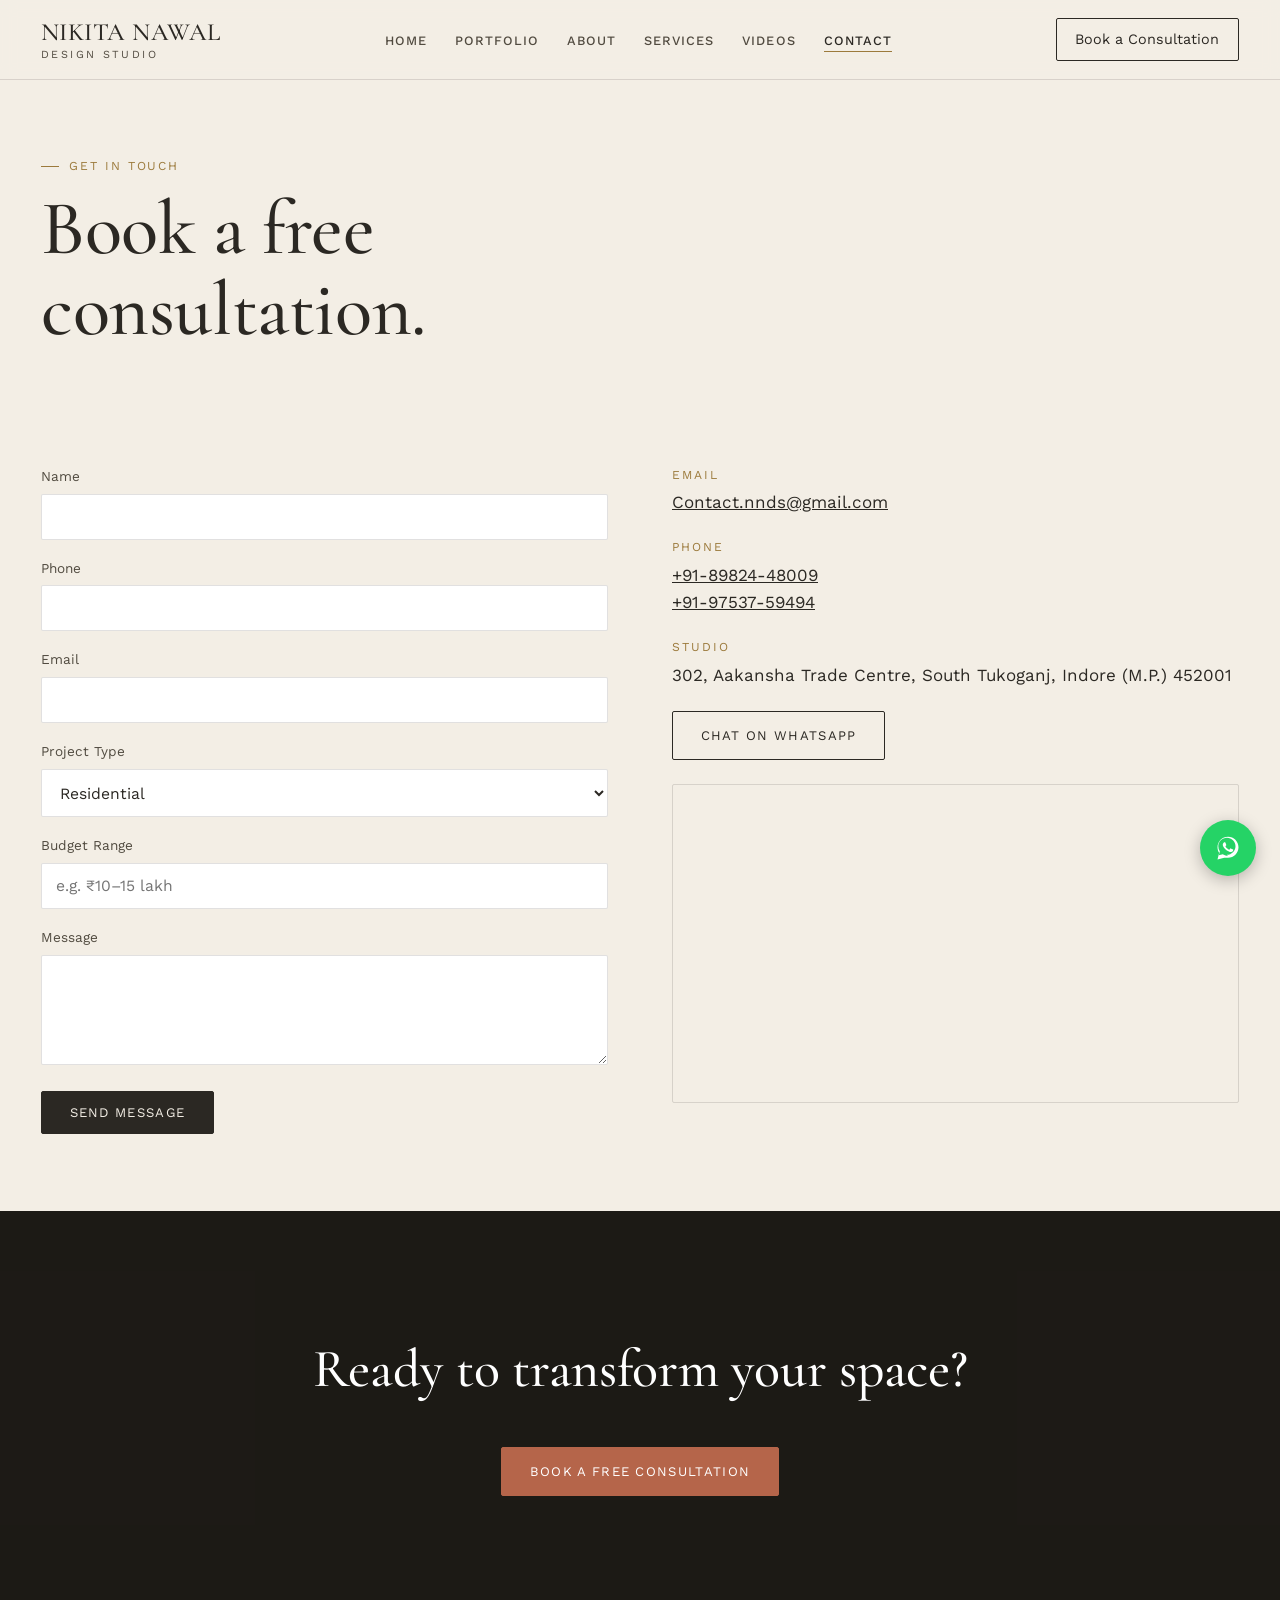
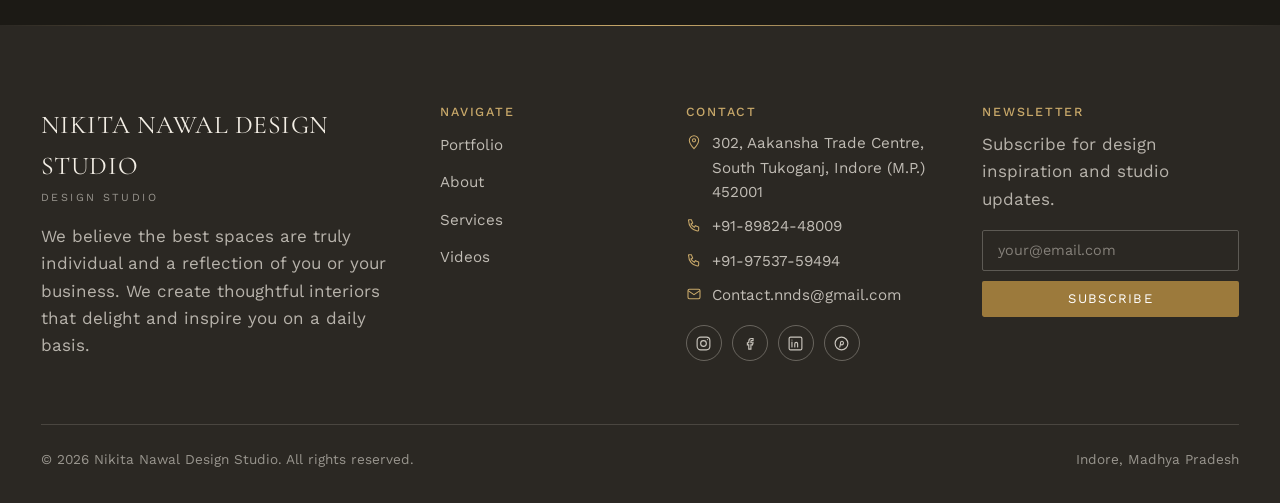
<file: contact.html>
<!DOCTYPE html>
<html lang="en">
<head>
<meta charset="UTF-8" />
<meta name="viewport" content="width=device-width, initial-scale=1" />
<title>Contact — Nikita Nawal Design Studio</title>
<meta name="description" content="Book a consultation with Nikita Nawal Design Studio, Indore. Call, WhatsApp or send us a message." />
<link href="https://fonts.googleapis.com/css2?family=Cormorant+Garamond:ital,wght@0,400;0,500;0,600;1,400;1,500&family=Work+Sans:wght@400;500;600&display=swap" rel="stylesheet">
<link rel="stylesheet" href="css/style.css" />
</head>
<body>
<header id="site-header"></header>

<main>
  <section style="padding-bottom:0;">
    <div class="wrap reveal">
      <div class="hero-eyebrow">GET IN TOUCH</div>
      <h1 style="max-width:16ch;">Book a free consultation.</h1>
    </div>
  </section>

  <section>
    <div class="wrap contact-grid reveal">
      <div>
        <!-- Note: this form currently only opens the visitor's email/WhatsApp app.
             To actually receive submissions, connect Netlify Forms (add
             data-netlify="true" below) or another form backend. -->
        <form id="contactForm">
          <div class="field">
            <label for="name">Name</label>
            <input type="text" id="name" required />
          </div>
          <div class="field">
            <label for="phone">Phone</label>
            <input type="tel" id="phone" required />
          </div>
          <div class="field">
            <label for="email">Email</label>
            <input type="email" id="email" />
          </div>
          <div class="field">
            <label for="projectType">Project Type</label>
            <select id="projectType">
              <option>Residential</option>
              <option>Commercial</option>
              <option>Turnkey</option>
              <option>Modular</option>
              <option>Consultation Only</option>
            </select>
          </div>
          <div class="field">
            <label for="budget">Budget Range</label>
            <input type="text" id="budget" placeholder="e.g. ₹10–15 lakh" />
          </div>
          <div class="field">
            <label for="message">Message</label>
            <textarea id="message"></textarea>
          </div>
          <button type="submit" class="btn btn-solid">Send Message</button>
        </form>
      </div>

      <div>
        <div class="contact-info-item">
          <span class="contact-info-k">EMAIL</span>
          <a id="contactEmail" href="#"></a>
        </div>
        <div class="contact-info-item">
          <span class="contact-info-k">PHONE</span>
          <div id="contactPhones"></div>
        </div>
        <div class="contact-info-item">
          <span class="contact-info-k">STUDIO</span>
          <div id="contactAddress"></div>
        </div>
        <a id="whatsappBtn" href="#" target="_blank" rel="noopener" class="btn btn-outline">Chat on WhatsApp</a>

        <div class="map-frame">
          <iframe id="mapFrame" src="" loading="lazy" referrerpolicy="no-referrer-when-downgrade"></iframe>
        </div>
      </div>
    </div>
  </section>
</main>

<div id="site-footer"></div>

<script src="js/partials.js"></script>
<script src="js/main.js"></script>
<script>
document.body.dataset.depth = "0";

async function loadContact() {
  await initPartials("contact.html");
  const res = await fetch("content/settings.json");
  const s = await res.json();

  document.getElementById("contactEmail").textContent = s.email;
  document.getElementById("contactEmail").href = `mailto:${s.email}`;
  document.getElementById("contactPhones").innerHTML = `
    <div><a href="tel:${(s.phone_primary || "").replace(/-/g, "")}">${s.phone_primary}</a></div>
    ${s.phone_secondary ? `<div><a href="tel:${s.phone_secondary.replace(/-/g, "")}">${s.phone_secondary}</a></div>` : ""}
  `;
  document.getElementById("contactAddress").textContent = s.address;
  document.getElementById("mapFrame").src = s.map_embed_url || "";
  if (s.whatsapp_number) {
    document.getElementById("whatsappBtn").href =
      `https://wa.me/${s.whatsapp_number}?text=${encodeURIComponent("Hi! I'd like to book a consultation.")}`;
  }

  document.getElementById("contactForm").addEventListener("submit", (e) => {
    e.preventDefault();
    const name = document.getElementById("name").value;
    const projectType = document.getElementById("projectType").value;
    const message = document.getElementById("message").value;
    const body = `Hi, I'm ${name}. I'm interested in a ${projectType} project.\n\n${message}`;
    window.location.href = `mailto:${s.email}?subject=${encodeURIComponent("New enquiry from website")}&body=${encodeURIComponent(body)}`;
  });

  initReveal();
}
loadContact();
</script>
</body>
</html>
</file>
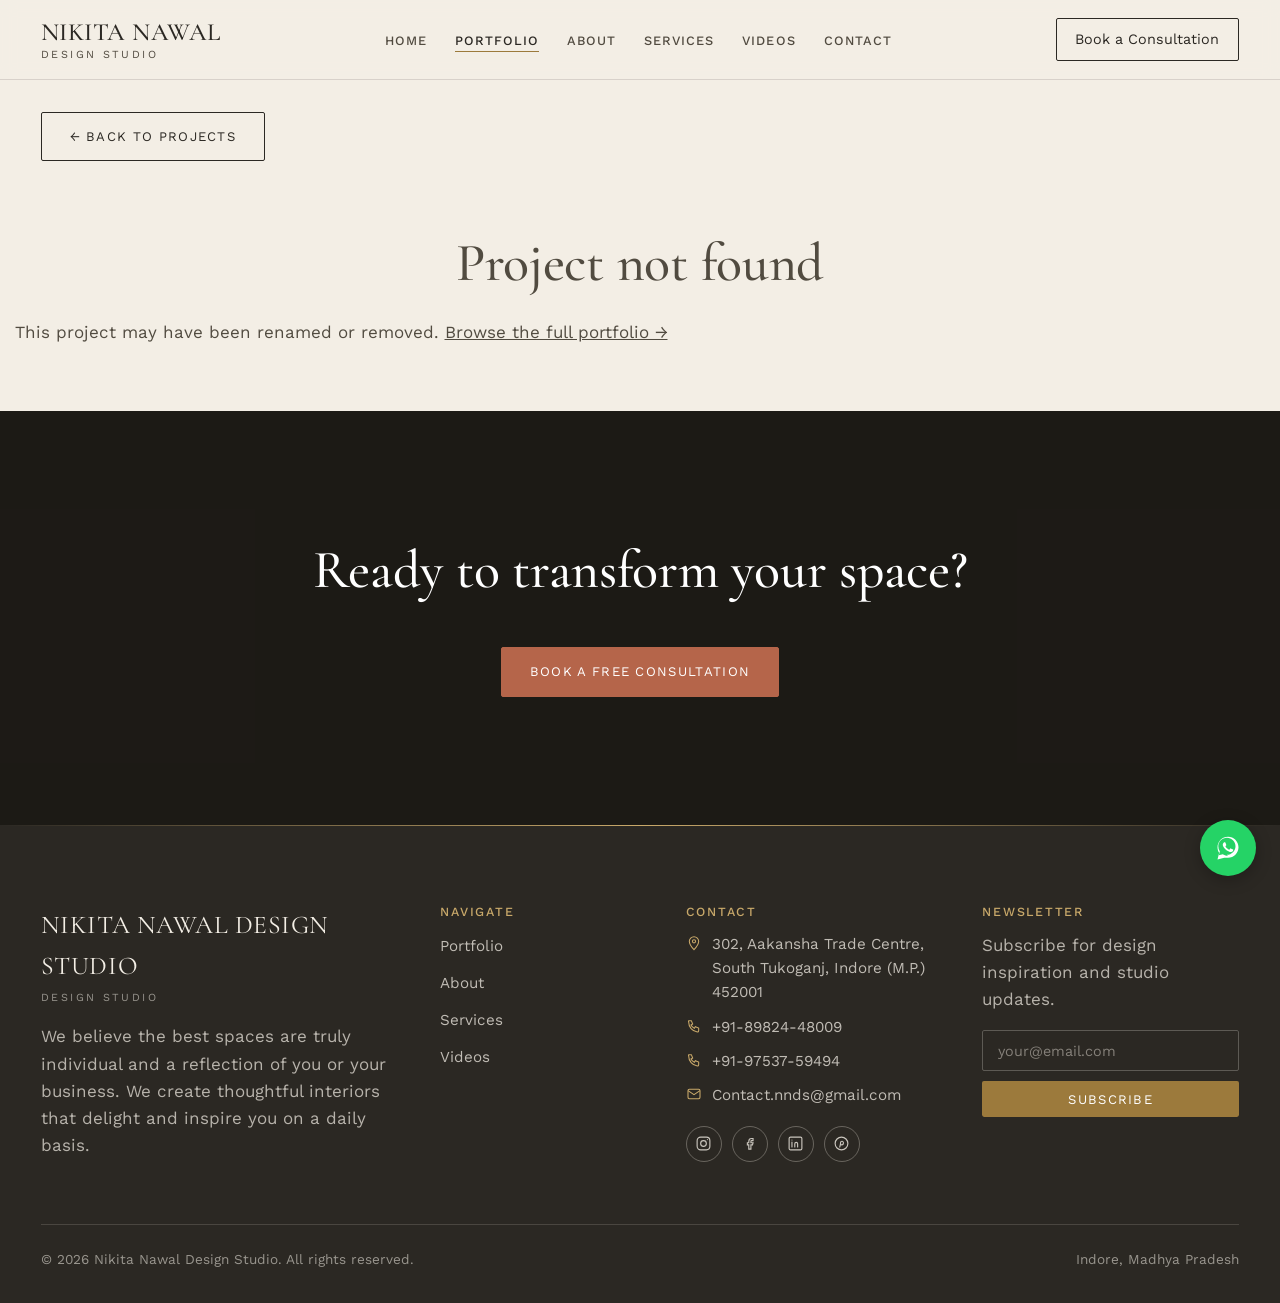
<file: project.html>
<!DOCTYPE html>
<html lang="en">
<head>
<meta charset="UTF-8" />
<meta name="viewport" content="width=device-width, initial-scale=1" />
<title id="pageTitle">Project — Nikita Nawal Design Studio</title>
<meta name="description" id="pageDesc" content="An interior design project by Nikita Nawal Design Studio, Indore." />
<link href="https://fonts.googleapis.com/css2?family=Cormorant+Garamond:ital,wght@0,400;0,500;0,600;1,400;1,500&family=Work+Sans:wght@400;500;600&display=swap" rel="stylesheet">
<link rel="stylesheet" href="css/style.css" />
</head>
<body>
<header id="site-header"></header>

<main>
  <div class="wrap" style="padding-top:32px;">
    <a href="portfolio.html" class="btn btn-outline" style="margin-bottom:24px;">&larr; Back to Projects</a>
  </div>

  <div id="projectContent">
    <div class="wrap"><div class="skeleton" style="aspect-ratio:16/9; margin-bottom:32px;"></div></div>
  </div>
</main>

<div id="site-footer"></div>

<script src="js/partials.js"></script>
<script src="js/main.js"></script>
<script>
document.body.dataset.depth = "0";

function embedIsVideo(url) {
  return url && (url.includes("youtube.com/embed") || url.includes("player.vimeo.com"));
}

async function loadProject() {
  await initPartials("portfolio.html");

  const params = new URLSearchParams(window.location.search);
  const slug = params.get("slug");
  const res = await fetch("content/projects.json");
  const projects = asProjectList(await res.json());
  const project = projects.find((p) => p.slug === slug);
  const content = document.getElementById("projectContent");

  if (!project) {
    content.innerHTML = `
      <div class="wrap empty-state">
        <h2>Project not found</h2>
        <p>This project may have been renamed or removed. <a href="portfolio.html">Browse the full portfolio &rarr;</a></p>
      </div>`;
    return;
  }

  document.getElementById("pageTitle").textContent = `${project.title} — Nikita Nawal Design Studio`;
  document.getElementById("pageDesc").setAttribute("content", (project.narrative || "").slice(0, 155));

  const galleryHtml = (project.gallery || [])
    .map((src) => `<img src="${src}" alt="${project.title} — gallery photo" loading="lazy" />`)
    .join("");

  const narrativeHtml = (project.narrative || "")
    .split("\n\n")
    .map((p) => `<p>${p}</p>`)
    .join("");

  const videoHtml = embedIsVideo(project.video_embed_url)
    ? `
    <div class="video-frame" id="videoFrame" data-src="${project.video_embed_url}">
      <img src="${project.hero_image}" alt="Walkthrough video preview" />
      <div class="play-btn"></div>
    </div>`
    : "";

  const quoteHtml = project.client_quote
    ? `
    <blockquote class="cs-quote">
      &ldquo;${project.client_quote}&rdquo;
      <div class="cs-quote-name">${project.client_name || ""}</div>
    </blockquote>`
    : "";

  // Next project navigation
  const idx = projects.findIndex((p) => p.slug === slug);
  const next = projects[(idx + 1) % projects.length];

  content.innerHTML = `
    <div class="cs-hero wrap reveal">
      <img src="${project.hero_image}" alt="${project.title}" />
    </div>
    <div class="wrap">
      <div class="reveal" style="max-width:70ch; margin-top:40px;">
        <div class="hero-eyebrow">${project.category}${project.style ? " · " + project.style : ""}</div>
        <h1>${project.title}</h1>
      </div>

      <div class="cs-meta reveal">
        <div><span class="cs-meta-k">Location</span><span class="cs-meta-v">${project.location || "—"}</span></div>
        <div><span class="cs-meta-k">Area</span><span class="cs-meta-v">${project.area || "—"}</span></div>
        <div><span class="cs-meta-k">Scope</span><span class="cs-meta-v">${project.scope || "—"}</span></div>
        <div><span class="cs-meta-k">Duration</span><span class="cs-meta-v">${project.duration || "—"}</span></div>
      </div>

      <div class="cs-narrative reveal">${narrativeHtml}</div>

      ${galleryHtml ? `<div class="cs-gallery reveal">${galleryHtml}</div>` : ""}

      ${videoHtml ? `<div class="reveal">${videoHtml}</div>` : ""}

      ${quoteHtml}

      <div class="cs-next reveal">
        <span></span>
        <a href="project.html?slug=${next.slug}">
          <span class="k">Next Project</span>
          <h3>${next.title} &rarr;</h3>
        </a>
      </div>
    </div>
  `;

  // Click-to-play video: iframe is only inserted after a real click,
  // so nothing loads or autoplays until the visitor asks for it.
  const frame = document.getElementById("videoFrame");
  if (frame) {
    frame.addEventListener("click", () => {
      const src = frame.dataset.src + (frame.dataset.src.includes("?") ? "&" : "?") + "autoplay=1";
      frame.innerHTML = `<iframe src="${src}" title="${project.title} walkthrough" allow="autoplay; encrypted-media" allowfullscreen loading="lazy"></iframe>`;
    });
  }

  initReveal();
}

loadProject();
</script>
</body>
</html>
</file>
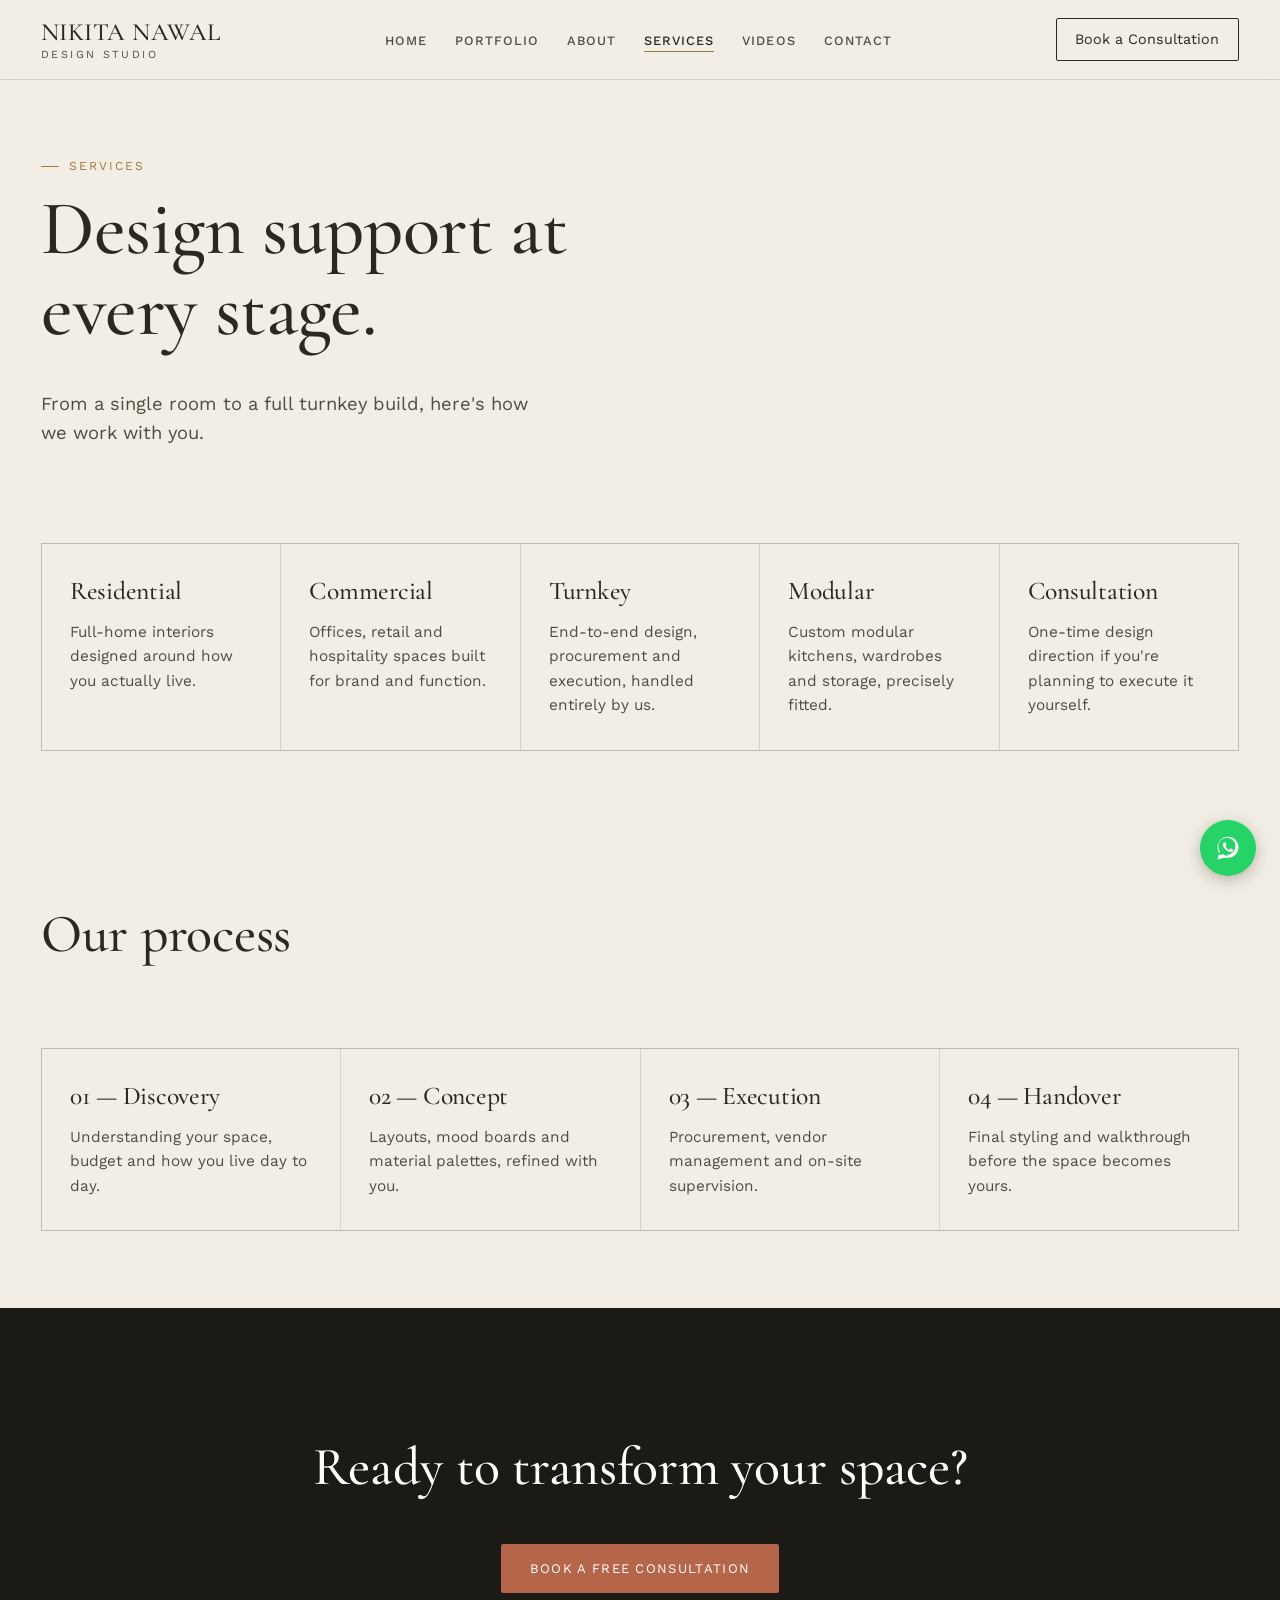
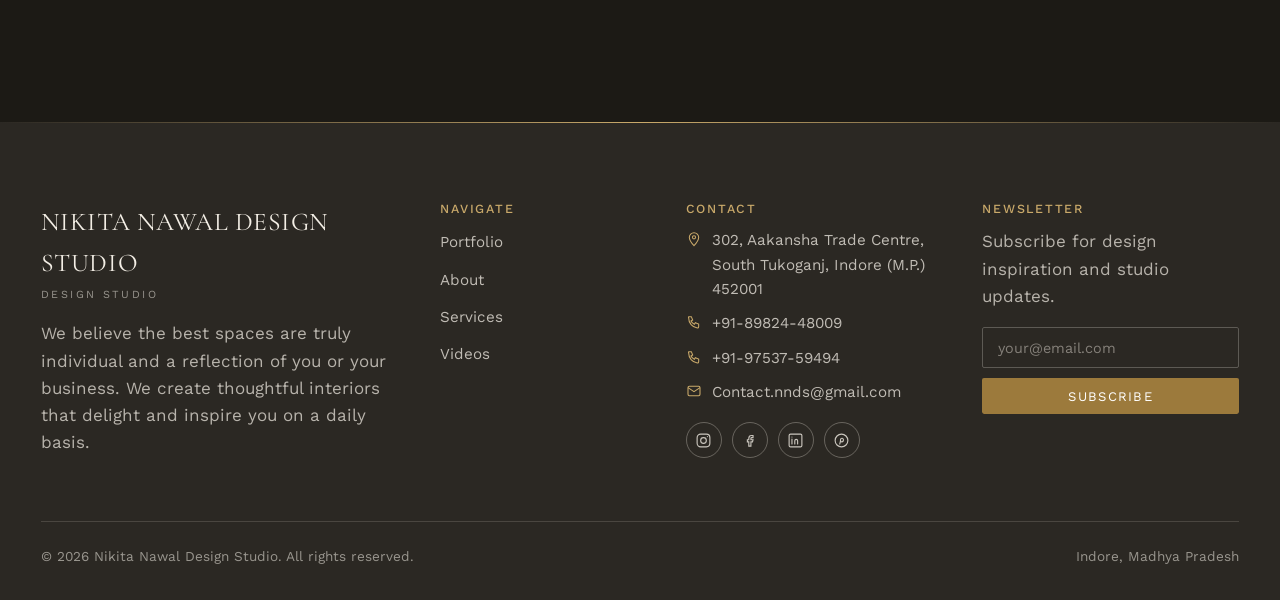
<file: services.html>
<!DOCTYPE html>
<html lang="en">
<head>
<meta charset="UTF-8" />
<meta name="viewport" content="width=device-width, initial-scale=1" />
<title>Services — Nikita Nawal Design Studio</title>
<meta name="description" content="Residential, commercial, turnkey, modular and consultation interior design services in Indore." />
<link href="https://fonts.googleapis.com/css2?family=Cormorant+Garamond:ital,wght@0,400;0,500;0,600;1,400;1,500&family=Work+Sans:wght@400;500;600&display=swap" rel="stylesheet">
<link rel="stylesheet" href="css/style.css" />
</head>
<body>
<header id="site-header"></header>

<main>
  <section style="padding-bottom:0;">
    <div class="wrap reveal">
      <div class="hero-eyebrow">SERVICES</div>
      <h1 style="max-width:16ch;">Design support at every stage.</h1>
      <p class="hero-sub">From a single room to a full turnkey build, here's how we work with you.</p>
    </div>
  </section>

  <section>
    <div class="wrap reveal" id="servicesDetail"></div>
  </section>

  <section>
    <div class="wrap reveal">
      <div class="section-head"><h2>Our process</h2></div>
      <div class="services-grid">
        <div class="service-card"><h3>01 — Discovery</h3><p>Understanding your space, budget and how you live day to day.</p></div>
        <div class="service-card"><h3>02 — Concept</h3><p>Layouts, mood boards and material palettes, refined with you.</p></div>
        <div class="service-card"><h3>03 — Execution</h3><p>Procurement, vendor management and on-site supervision.</p></div>
        <div class="service-card"><h3>04 — Handover</h3><p>Final styling and walkthrough before the space becomes yours.</p></div>
      </div>
    </div>
  </section>
</main>

<div id="site-footer"></div>

<script src="js/partials.js"></script>
<script src="js/main.js"></script>
<script>
document.body.dataset.depth = "0";
async function loadServices() {
  await initPartials("services.html");
  const res = await fetch("content/settings.json");
  const settings = await res.json();
  const wrap = document.getElementById("servicesDetail");
  wrap.innerHTML = `<div class="services-grid">${(settings.services || [])
    .map((s) => `<div class="service-card"><h3>${s.name}</h3><p>${s.description}</p></div>`)
    .join("")}</div>`;
  initReveal();
}
loadServices();
</script>
</body>
</html>
</file>
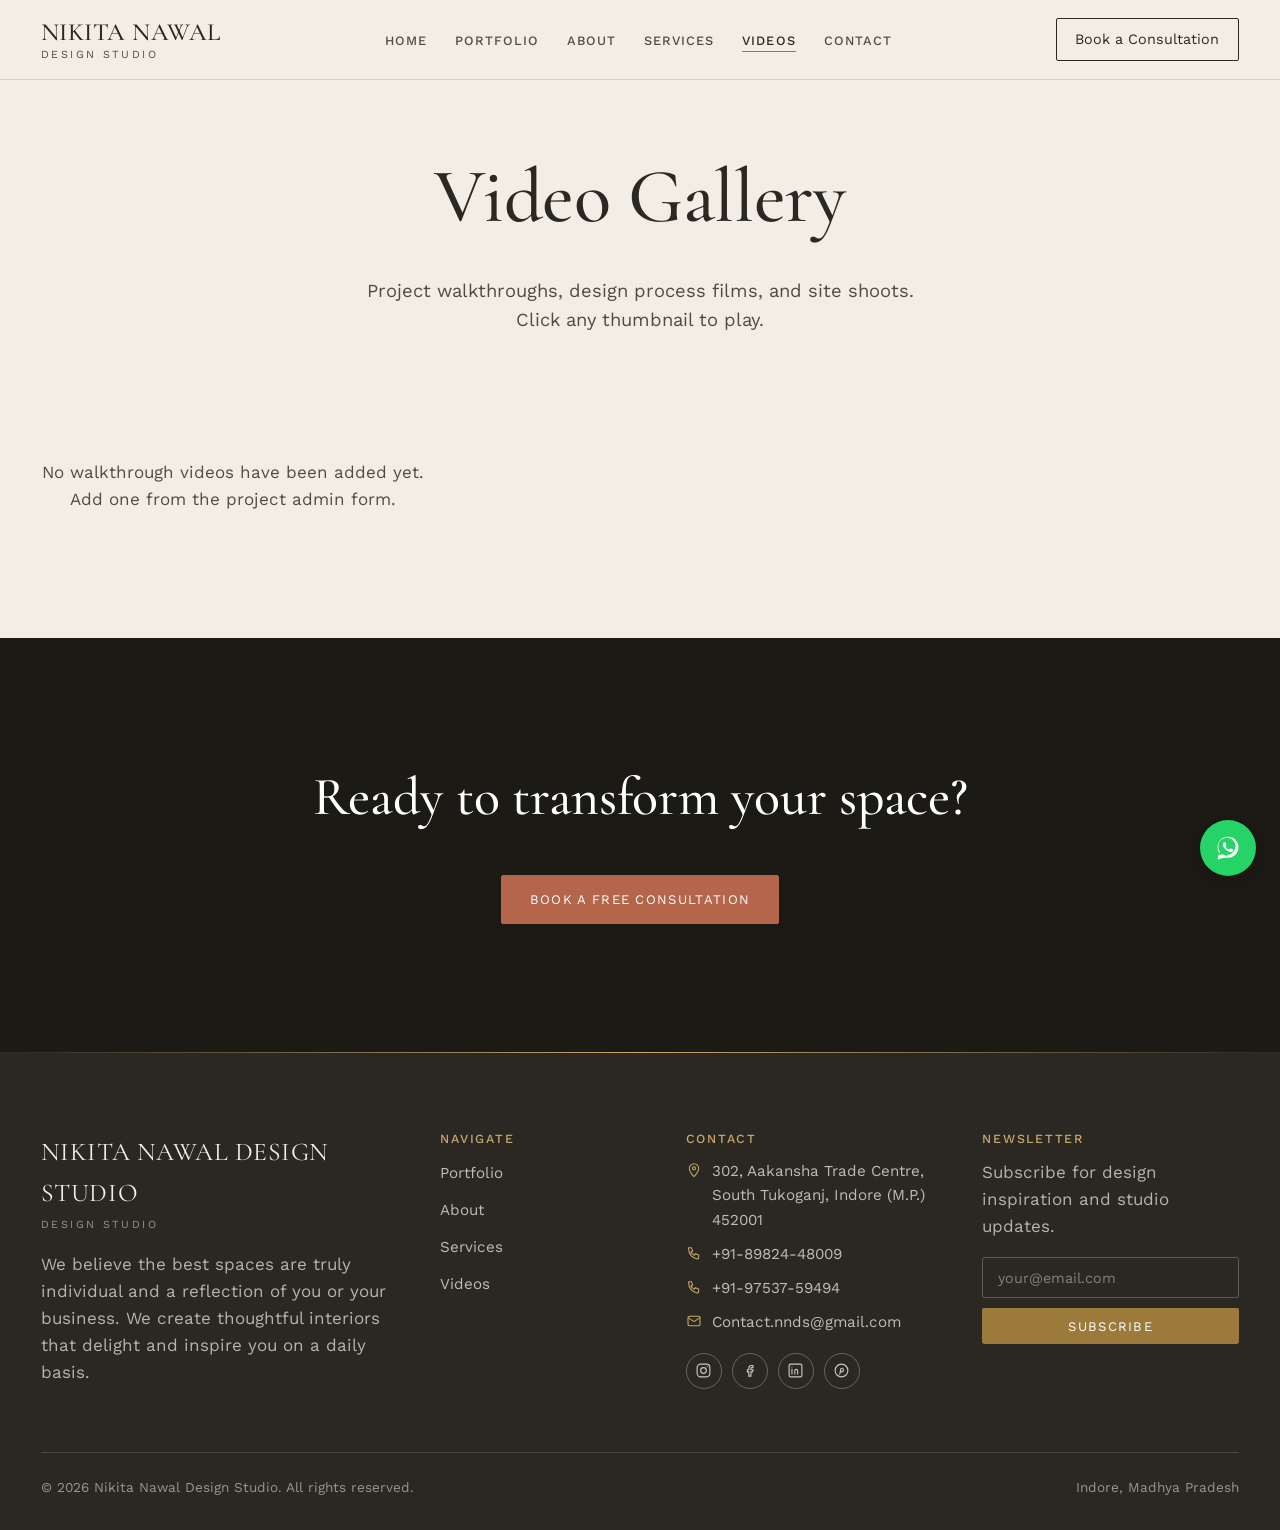
<file: videos.html>
<!DOCTYPE html>
<html lang="en">
<head>
<meta charset="UTF-8" />
<meta name="viewport" content="width=device-width, initial-scale=1" />
<title>Site Shoot Videos — Nikita Nawal Design Studio</title>
<meta name="description" content="Walkthrough videos of completed interior design projects by Nikita Nawal Design Studio, Indore." />
<link href="https://fonts.googleapis.com/css2?family=Cormorant+Garamond:ital,wght@0,400;0,500;0,600;1,400;1,500&family=Work+Sans:wght@400;500;600&display=swap" rel="stylesheet">
<link rel="stylesheet" href="css/style.css" />
</head>
<body>
<header id="site-header"></header>

<main>
  <section style="padding-bottom:0; text-align:center;">
    <div class="wrap reveal">
      <h1>Video Gallery</h1>
      <p class="hero-sub" style="margin:0 auto; max-width:52ch;">Project walkthroughs, design process films, and site shoots. Click any thumbnail to play.</p>
    </div>
  </section>

  <section>
    <div class="wrap">
      <div class="video-grid reveal" id="videoGrid">
        <div class="skeleton" style="aspect-ratio:16/9;"></div>
        <div class="skeleton" style="aspect-ratio:16/9;"></div>
      </div>
    </div>
  </section>
</main>

<div id="site-footer"></div>

<script src="js/partials.js"></script>
<script src="js/main.js"></script>
<script>
document.body.dataset.depth = "0";

function embedIsVideo(url) {
  return url && (url.includes("youtube.com/embed") || url.includes("player.vimeo.com"));
}

async function loadVideos() {
  await initPartials("videos.html");
  const res = await fetch("content/projects.json");
  const projects = asProjectList(await res.json()).filter((p) => embedIsVideo(p.video_embed_url));
  const grid = document.getElementById("videoGrid");

  if (!projects.length) {
    grid.innerHTML = `<div class="empty-state">No walkthrough videos have been added yet. Add one from the project admin form.</div>`;
    return;
  }

  grid.innerHTML = projects
    .map(
      (p) => `
    <div>
      <div class="video-frame" data-src="${p.video_embed_url}">
        <img src="${p.hero_image}" alt="${p.title} walkthrough preview" loading="lazy" />
        <div class="play-btn"></div>
      </div>
      <span class="project-meta-k" style="margin-top:16px; display:block;">${p.category}</span>
      <a href="project.html?slug=${p.slug}" style="text-decoration:none; color:inherit;">
        <h3 style="margin-top:2px;">${p.title} &mdash; Walkthrough</h3>
      </a>
    </div>`
    )
    .join("");

  grid.querySelectorAll(".video-frame").forEach((frame) => {
    frame.addEventListener("click", () => {
      const src = frame.dataset.src + (frame.dataset.src.includes("?") ? "&" : "?") + "autoplay=1";
      frame.innerHTML = `<iframe src="${src}" allow="autoplay; encrypted-media" allowfullscreen loading="lazy"></iframe>`;
    });
  });

  initReveal();
}
loadVideos();
</script>
</body>
</html>
</file>
<file: css/style.css>
/* ============================================
   Nikita Nawal Design Studio — Design Tokens
   ============================================ */
:root {
  --ivory: #f3eee5;
  --ivory-deep: #ece4d4;
  --sand: #ddd0bc;
  --charcoal: #2b2823;
  --charcoal-soft: #514b40;
  --terracotta: #b5654a;
  --terracotta-deep: #8f4d38;
  --olive: #4a5240;
  --white: #ffffff;
  --line: rgba(43, 40, 35, 0.14);

  --serif: "Cormorant Garamond", Georgia, "Times New Roman", serif;
  --sans: "Work Sans", -apple-system, BlinkMacSystemFont, "Segoe UI", sans-serif;

  --max-width: 1240px;
  --gutter: clamp(20px, 5vw, 72px);
}

* { box-sizing: border-box; }
html { scroll-behavior: smooth; }

body {
  margin: 0;
  background: var(--ivory);
  color: var(--charcoal);
  font-family: var(--sans);
  font-size: 17px;
  line-height: 1.6;
  -webkit-font-smoothing: antialiased;
}

img { max-width: 100%; display: block; }

a { color: inherit; }

h1, h2, h3, h4 {
  font-family: var(--serif);
  font-weight: 500;
  line-height: 1.12;
  margin: 0 0 0.5em;
  letter-spacing: -0.01em;
}

h1 { font-size: clamp(2.6rem, 5vw, 4.4rem); font-weight: 460; }
h2 { font-size: clamp(1.9rem, 3.4vw, 2.9rem); }
h3 { font-size: 1.35rem; }

p { margin: 0 0 1em; max-width: 62ch; }

.wrap {
  max-width: var(--max-width);
  margin: 0 auto;
  padding: 0 var(--gutter);
}

/* ---------- Buttons ---------- */
.btn {
  display: inline-flex;
  align-items: center;
  gap: 0.5em;
  padding: 0.85em 1.7em;
  font-family: var(--sans);
  font-size: 0.95rem;
  letter-spacing: 0.02em;
  border-radius: 2px;
  text-decoration: none;
  border: 1px solid var(--charcoal);
  transition: background 0.25s ease, color 0.25s ease, border-color 0.25s ease;
  cursor: pointer;
  background: transparent;
  color: var(--charcoal);
}
.btn-solid {
  background: var(--charcoal);
  color: var(--ivory);
  border-color: var(--charcoal);
}
.btn-solid:hover { background: var(--terracotta); border-color: var(--terracotta); }
.btn-outline:hover { background: var(--charcoal); color: var(--ivory); }

/* ---------- Navbar ---------- */
.nav {
  position: sticky;
  top: 0;
  z-index: 100;
  background: rgba(243, 238, 229, 0.92);
  backdrop-filter: blur(8px);
  border-bottom: 1px solid var(--line);
}
.nav-inner {
  max-width: var(--max-width);
  margin: 0 auto;
  padding: 18px var(--gutter);
  display: flex;
  align-items: center;
  justify-content: space-between;
  gap: 24px;
}
.brand {
  font-family: var(--serif);
  font-size: 1.25rem;
  text-decoration: none;
  color: var(--charcoal);
  white-space: nowrap;
}
.nav-links {
  display: flex;
  align-items: center;
  gap: 28px;
  list-style: none;
  margin: 0;
  padding: 0;
}
.nav-links a {
  text-decoration: none;
  font-size: 0.95rem;
  color: var(--charcoal-soft);
  transition: color 0.2s ease;
}
.nav-links a:hover,
.nav-links a.active { color: var(--terracotta); }
.nav-admin-link { display: none; }
.nav-admin-link.visible { display: inline; }
.nav-cta {
  padding: 0.6em 1.3em;
  border: 1px solid var(--charcoal);
  border-radius: 2px;
  text-decoration: none;
  font-size: 0.9rem;
  white-space: nowrap;
}
.nav-toggle {
  display: none;
  background: none;
  border: none;
  font-size: 1.6rem;
  cursor: pointer;
  color: var(--charcoal);
}

@media (max-width: 860px) {
  .nav-links { display: none; }
  .nav-cta { display: none; }
  .nav-toggle { display: block; }
  .nav-links.open {
    display: flex;
    flex-direction: column;
    position: absolute;
    top: 100%;
    left: 0;
    right: 0;
    background: var(--ivory);
    padding: 20px var(--gutter) 28px;
    border-bottom: 1px solid var(--line);
    gap: 18px;
  }
}

/* ---------- Hero ---------- */
.hero {
  padding: clamp(56px, 10vw, 120px) 0 clamp(48px, 8vw, 96px);
}
.hero-grid {
  display: grid;
  grid-template-columns: 1.1fr 0.9fr;
  gap: clamp(32px, 5vw, 64px);
  align-items: center;
}
.hero-eyebrow {
  font-size: 0.85rem;
  color: var(--terracotta-deep);
  margin-bottom: 1.1em;
}
.hero h1 { margin-bottom: 0.4em; max-width: 12ch; }
.hero-sub { font-size: 1.15rem; color: var(--charcoal-soft); max-width: 46ch; }
.hero-actions { display: flex; gap: 14px; margin-top: 1.8em; flex-wrap: wrap; }
.hero-media { position: relative; }
.hero-media img,
.hero-media video {
  width: 100%;
  aspect-ratio: 4/5;
  object-fit: cover;
  border-radius: 2px;
}
@media (max-width: 860px) {
  .hero-grid { grid-template-columns: 1fr; }
  .hero-media { order: -1; }
}

/* ---------- Sections ---------- */
section { padding: clamp(48px, 8vw, 96px) 0; }
.section-head {
  display: flex;
  justify-content: space-between;
  align-items: flex-end;
  gap: 24px;
  margin-bottom: 2.2em;
  flex-wrap: wrap;
}
.section-head p { margin: 0; color: var(--charcoal-soft); }

/* ---------- Featured strip ---------- */
.strip {
  display: grid;
  grid-template-columns: repeat(3, 1fr);
  gap: 6px;
}
.strip-item {
  position: relative;
  overflow: hidden;
  aspect-ratio: 3/4;
  border-radius: 2px;
  text-decoration: none;
  color: var(--white);
  display: block;
}
.strip-item img {
  width: 100%; height: 100%; object-fit: cover;
  transition: transform 0.6s ease;
}
.strip-item:hover img { transform: scale(1.05); }
.strip-caption {
  position: absolute; left: 0; right: 0; bottom: 0;
  padding: 20px;
  background: linear-gradient(to top, rgba(20,18,14,0.72), transparent 70%);
}
.strip-caption .k { font-size: 0.78rem; opacity: 0.85; display: block; margin-bottom: 2px; }
.strip-caption .t { font-family: var(--serif); font-size: 1.15rem; }
@media (max-width: 760px) {
  .strip { grid-template-columns: 1fr; }
}

/* ---------- Services ---------- */
.services-grid {
  display: grid;
  grid-template-columns: repeat(auto-fit, minmax(220px, 1fr));
  gap: 1px;
  background: var(--line);
  border: 1px solid var(--line);
}
.service-card {
  background: var(--ivory);
  padding: 32px 28px;
}
.service-card h3 { margin-bottom: 0.5em; }
.service-card p { color: var(--charcoal-soft); font-size: 0.96rem; margin: 0; }

/* ---------- Philosophy split ---------- */
.split {
  display: grid;
  grid-template-columns: 1fr 1fr;
  gap: clamp(32px, 5vw, 64px);
  align-items: center;
}
.split img { width: 100%; aspect-ratio: 4/5; object-fit: cover; border-radius: 2px; }
.split .eyebrow { font-size: 0.85rem; color: var(--terracotta-deep); margin-bottom: 1em; }
@media (max-width: 860px) { .split { grid-template-columns: 1fr; } }

/* ---------- Testimonials ---------- */
.testimonial {
  max-width: 720px;
  font-family: var(--serif);
  font-size: clamp(1.3rem, 2.4vw, 1.8rem);
  line-height: 1.4;
}
.testimonial-name { font-family: var(--sans); font-size: 0.95rem; color: var(--charcoal-soft); margin-top: 1em; }
.testimonial-nav { display: flex; gap: 12px; margin-top: 2em; }
.testimonial-nav button {
  width: 36px; height: 36px; border-radius: 50%;
  border: 1px solid var(--charcoal); background: none; cursor: pointer;
}

/* ---------- Portfolio grid & filters ---------- */
.filters {
  display: flex;
  flex-wrap: wrap;
  gap: 10px;
  margin-bottom: 2.4em;
}
.filter-btn {
  padding: 0.5em 1.1em;
  border: 1px solid var(--line);
  border-radius: 20px;
  background: transparent;
  font-size: 0.88rem;
  cursor: pointer;
  color: var(--charcoal-soft);
}
.filter-btn.active { background: var(--charcoal); color: var(--ivory); border-color: var(--charcoal); }

.project-grid {
  display: grid;
  grid-template-columns: repeat(auto-fill, minmax(300px, 1fr));
  gap: 28px;
}
.project-card {
  text-decoration: none;
  color: var(--charcoal);
  display: block;
}
.project-thumb {
  aspect-ratio: 4/5;
  overflow: hidden;
  border-radius: 2px;
  background: var(--sand);
  margin-bottom: 14px;
}
.project-thumb img { width: 100%; height: 100%; object-fit: cover; transition: transform 0.5s ease; }
.project-card:hover .project-thumb img { transform: scale(1.04); }
.project-meta-k { font-size: 0.8rem; color: var(--terracotta-deep); margin-bottom: 4px; display: block; }
.project-card h3 { margin: 0; }

/* ---------- Case study page ---------- */
.cs-hero img { width: 100%; max-height: 78vh; object-fit: cover; border-radius: 2px; }
.cs-meta {
  display: grid;
  grid-template-columns: repeat(auto-fit, minmax(140px, 1fr));
  gap: 24px;
  border-top: 1px solid var(--line);
  border-bottom: 1px solid var(--line);
  padding: 28px 0;
  margin: 32px 0;
}
.cs-meta-k { font-size: 0.78rem; color: var(--charcoal-soft); display: block; margin-bottom: 4px; }
.cs-meta-v { font-family: var(--serif); font-size: 1.15rem; }
.cs-narrative { max-width: 68ch; font-size: 1.08rem; }
.cs-narrative p { margin-bottom: 1.3em; }

.cs-gallery {
  display: grid;
  grid-template-columns: repeat(2, 1fr);
  gap: 20px;
  margin: 40px 0;
}
.cs-gallery img { width: 100%; aspect-ratio: 4/3; object-fit: cover; border-radius: 2px; }
@media (max-width: 700px) { .cs-gallery { grid-template-columns: 1fr; } }

.video-frame {
  position: relative;
  aspect-ratio: 16/9;
  border-radius: 2px;
  overflow: hidden;
  background: var(--charcoal);
  cursor: pointer;
}
.video-frame img { width: 100%; height: 100%; object-fit: cover; opacity: 0.82; }
.play-btn {
  position: absolute; top: 50%; left: 50%; transform: translate(-50%, -50%);
  width: 68px; height: 68px; border-radius: 50%;
  background: rgba(255,255,255,0.92);
  display: flex; align-items: center; justify-content: center;
  font-size: 0; 
}
.play-btn::after {
  content: "";
  border-style: solid;
  border-width: 12px 0 12px 20px;
  border-color: transparent transparent transparent var(--charcoal);
  margin-left: 4px;
}
.video-frame iframe { width: 100%; height: 100%; border: 0; }

.cs-quote {
  font-family: var(--serif);
  font-size: clamp(1.3rem, 2.4vw, 1.7rem);
  max-width: 60ch;
  margin: 48px 0;
  padding-left: 24px;
  border-left: 3px solid var(--terracotta);
}
.cs-quote-name { font-family: var(--sans); font-size: 0.92rem; color: var(--charcoal-soft); margin-top: 0.8em; }

.cs-next {
  border-top: 1px solid var(--line);
  padding-top: 32px;
  margin-top: 56px;
  display: flex;
  justify-content: space-between;
  align-items: center;
}
.cs-next a { text-decoration: none; }
.cs-next .k { font-size: 0.85rem; color: var(--charcoal-soft); display: block; margin-bottom: 4px; }
.cs-next h3 { margin: 0; }

/* ---------- Video gallery page ---------- */
.video-grid {
  display: grid;
  grid-template-columns: repeat(auto-fill, minmax(300px, 1fr));
  gap: 24px;
}

/* ---------- Contact ---------- */
.contact-grid {
  display: grid;
  grid-template-columns: 1fr 1fr;
  gap: clamp(32px, 5vw, 64px);
}
.field { margin-bottom: 18px; }
.field label { display: block; font-size: 0.85rem; margin-bottom: 6px; color: var(--charcoal-soft); }
.field input, .field select, .field textarea {
  width: 100%;
  padding: 0.8em 0.9em;
  border: 1px solid var(--line);
  border-radius: 2px;
  background: var(--white);
  font-family: var(--sans);
  font-size: 0.98rem;
  color: var(--charcoal);
}
.field textarea { resize: vertical; min-height: 110px; }
.contact-info-item { margin-bottom: 22px; }
.contact-info-k { font-size: 0.8rem; color: var(--terracotta-deep); display: block; margin-bottom: 4px; }
.map-frame { margin-top: 24px; border-radius: 2px; overflow: hidden; aspect-ratio: 16/9; border: 1px solid var(--line); }
.map-frame iframe { width: 100%; height: 100%; border: 0; }

/* ---------- Footer ---------- */
footer {
  background: var(--charcoal);
  color: var(--ivory);
  padding: 64px 0 32px;
}
.footer-grid {
  display: grid;
  grid-template-columns: 1.4fr 1fr 1fr;
  gap: 40px;
  margin-bottom: 48px;
}
footer h4 { color: var(--ivory); font-size: 0.9rem; letter-spacing: 0.03em; margin-bottom: 1em; font-family: var(--sans); }
footer a { color: rgba(243,238,229,0.75); text-decoration: none; font-size: 0.95rem; }
footer a:hover { color: var(--terracotta); }
.footer-links { display: flex; flex-direction: column; gap: 10px; list-style: none; padding: 0; margin: 0; }
.footer-bottom {
  border-top: 1px solid rgba(243,238,229,0.15);
  padding-top: 24px;
  font-size: 0.85rem;
  color: rgba(243,238,229,0.55);
  display: flex;
  justify-content: space-between;
  flex-wrap: wrap;
  gap: 12px;
}
@media (max-width: 760px) { .footer-grid { grid-template-columns: 1fr; } }

/* ---------- WhatsApp float ---------- */
.wa-float {
  position: fixed;
  bottom: 24px;
  right: 24px;
  width: 56px;
  height: 56px;
  border-radius: 50%;
  background: #25D366;
  display: flex;
  align-items: center;
  justify-content: center;
  box-shadow: 0 4px 16px rgba(0,0,0,0.25);
  z-index: 200;
  text-decoration: none;
}
.wa-float svg { width: 28px; height: 28px; }

/* ---------- Utility ---------- */
.empty-state {
  padding: 48px 0;
  text-align: center;
  color: var(--charcoal-soft);
}
.skeleton {
  background: linear-gradient(90deg, var(--sand) 25%, var(--ivory-deep) 37%, var(--sand) 63%);
  background-size: 400% 100%;
  animation: shimmer 1.4s ease infinite;
  border-radius: 2px;
}
@keyframes shimmer { 0% { background-position: 100% 0; } 100% { background-position: 0 0; } }

.reveal { opacity: 0; transform: translateY(14px); transition: opacity 0.6s ease, transform 0.6s ease; }
.reveal.in { opacity: 1; transform: translateY(0); }
@media (prefers-reduced-motion: reduce) {
  .reveal { opacity: 1; transform: none; transition: none; }
  .strip-item img, .project-thumb img { transition: none; }
}

/* ============================================
   LUXURY UPGRADE LAYER
   Refined typography, brass accent, smoother
   motion, elevated surfaces — layered on top
   of the base styles above.
   ============================================ */

:root {
  --brass: #9c7a3c;
  --brass-light: #c9a96a;
  --ease-smooth: cubic-bezier(0.4, 0, 0.2, 1);
  --shadow-soft: 0 24px 60px -20px rgba(43, 40, 35, 0.22);
  --shadow-card: 0 12px 32px -16px rgba(43, 40, 35, 0.18);
}

/* Slightly larger, more dramatic type scale */
h1 { font-size: clamp(2.9rem, 6vw, 5.2rem); letter-spacing: -0.015em; }
h2 { font-size: clamp(2.1rem, 3.8vw, 3.3rem); }

/* Eyebrow labels: wider tracking, brass color, thin rule */
.hero-eyebrow, .eyebrow, .project-meta-k, .cs-meta-k, .strip-caption .k,
.contact-info-k, .cs-next .k {
  text-transform: uppercase;
  letter-spacing: 0.16em;
  font-size: 0.76rem;
  color: var(--brass);
  position: relative;
  padding-left: 28px;
}
.hero-eyebrow::before, .eyebrow::before {
  content: "";
  position: absolute;
  left: 0; top: 50%;
  width: 18px; height: 1px;
  background: var(--brass);
}
.project-meta-k, .cs-meta-k, .strip-caption .k, .contact-info-k, .cs-next .k {
  padding-left: 0;
}

/* Nav: refined uppercase tracking + animated underline */
.brand { letter-spacing: 0.01em; }
.nav-links a {
  text-transform: uppercase;
  font-size: 0.8rem;
  letter-spacing: 0.08em;
  font-weight: 500;
  position: relative;
  padding-bottom: 4px;
}
.nav-links a::after {
  content: "";
  position: absolute;
  left: 0; bottom: 0;
  width: 0; height: 1px;
  background: var(--brass);
  transition: width 0.4s var(--ease-smooth);
}
.nav-links a:hover::after,
.nav-links a.active::after { width: 100%; }
.nav-links a:hover, .nav-links a.active { color: var(--charcoal); }

/* Buttons: brass hover, slight lift, refined tracking */
.btn {
  text-transform: uppercase;
  letter-spacing: 0.1em;
  font-size: 0.82rem;
  padding: 1em 2.1em;
  transition: background 0.45s var(--ease-smooth), color 0.45s var(--ease-smooth),
              border-color 0.45s var(--ease-smooth), transform 0.35s var(--ease-smooth),
              box-shadow 0.35s var(--ease-smooth);
}
.btn-solid:hover {
  background: var(--brass);
  border-color: var(--brass);
  transform: translateY(-2px);
  box-shadow: var(--shadow-card);
}
.btn-outline:hover {
  border-color: var(--brass);
  color: var(--brass);
  background: transparent;
  transform: translateY(-2px);
}
.nav-cta { transition: all 0.4s var(--ease-smooth); }
.nav-cta:hover { background: var(--charcoal); color: var(--ivory); border-color: var(--charcoal); }

/* Hero media: deeper shadow, subtle frame, slower zoom */
.hero-media { position: relative; }
.hero-media::after {
  content: "";
  position: absolute; inset: 0;
  border: 1px solid rgba(156, 122, 60, 0.35);
  transform: translate(14px, 14px);
  z-index: -1;
  pointer-events: none;
}
.hero-media img, .hero-media video {
  box-shadow: var(--shadow-soft);
  transition: transform 1.2s var(--ease-smooth);
}
.hero-media:hover img { transform: scale(1.02); }

/* Featured strip: longer, smoother zoom + deeper gradient */
.strip-item img { transition: transform 1s var(--ease-smooth); }
.strip-item:hover img { transform: scale(1.08); }
.strip-caption .t { letter-spacing: 0.01em; }

/* Service cards: elevate on hover, brass top rule */
.service-card {
  position: relative;
  transition: background 0.4s var(--ease-smooth);
}
.service-card::before {
  content: "";
  position: absolute; top: 0; left: 0;
  width: 0; height: 2px;
  background: var(--brass);
  transition: width 0.5s var(--ease-smooth);
}
.service-card:hover::before { width: 100%; }
.service-card:hover { background: var(--white); }
.service-card h3 { letter-spacing: -0.01em; }

/* Project cards: shadow lift on hover */
.project-thumb {
  transition: box-shadow 0.5s var(--ease-smooth);
}
.project-card:hover .project-thumb { box-shadow: var(--shadow-card); }
.project-thumb img { transition: transform 0.9s var(--ease-smooth); }

/* Testimonials: brass quotation mark, refined italic */
.testimonial {
  font-style: italic;
  font-weight: 400;
  position: relative;
  padding-left: 0.2em;
}
.testimonial-nav button {
  transition: background 0.3s var(--ease-smooth), color 0.3s var(--ease-smooth), border-color 0.3s var(--ease-smooth);
}
.testimonial-nav button:hover {
  background: var(--brass);
  border-color: var(--brass);
  color: var(--white);
}

/* Filter buttons: brass active state */
.filter-btn { transition: all 0.35s var(--ease-smooth); letter-spacing: 0.04em; }
.filter-btn.active { background: var(--brass); border-color: var(--brass); }
.filter-btn:not(.active):hover { border-color: var(--brass); color: var(--brass); }

/* Case study: brass quote border, refined meta */
.cs-quote { border-left-color: var(--brass); font-style: italic; }
.cs-hero img { box-shadow: var(--shadow-soft); }
.cs-gallery img { transition: transform 0.6s var(--ease-smooth), box-shadow 0.4s var(--ease-smooth); }
.cs-gallery img:hover { transform: translateY(-4px); box-shadow: var(--shadow-card); }

/* Video play button: brass ring */
.play-btn {
  box-shadow: 0 0 0 1px var(--brass), var(--shadow-card);
  transition: transform 0.35s var(--ease-smooth);
}
.video-frame:hover .play-btn { transform: translate(-50%, -50%) scale(1.08); }

/* Footer: brass top line, more breathing room */
footer { padding: 80px 0 32px; position: relative; }
footer::before {
  content: "";
  position: absolute; top: 0; left: 0; right: 0;
  height: 1px;
  background: linear-gradient(90deg, transparent, var(--brass-light) 50%, transparent);
}
footer h4 { text-transform: uppercase; letter-spacing: 0.14em; font-size: 0.78rem; color: var(--brass-light); }
footer a { transition: color 0.3s var(--ease-smooth); }

/* Section rhythm: more generous spacing overall */
section { padding: clamp(64px, 10vw, 128px) 0; }

/* Smoother reveal */
.reveal { transition: opacity 0.9s var(--ease-smooth), transform 0.9s var(--ease-smooth); }

/* Split section: brass-framed image */
.split img { box-shadow: var(--shadow-soft); }

/* Contact fields: refined focus state */
.field input, .field select, .field textarea {
  transition: border-color 0.3s var(--ease-smooth), box-shadow 0.3s var(--ease-smooth);
}
.field input:focus, .field select:focus, .field textarea:focus {
  outline: none;
  border-color: var(--brass);
  box-shadow: 0 0 0 3px rgba(156, 122, 60, 0.12);
}

/* ============================================
   HERCULES-REFERENCE MATCH LAYER
   Two-line logo, full-bleed hero, image service
   cards, centered testimonial, Follow Along strip
   ============================================ */

/* Two-line brand lockup */
.brand {
  display: flex;
  flex-direction: column;
  line-height: 1.2;
}
.brand-name {
  font-family: var(--serif);
  font-size: 1.3rem;
  letter-spacing: 0.02em;
  text-transform: uppercase;
}
.brand-sub {
  font-family: var(--sans);
  font-size: 0.68rem;
  letter-spacing: 0.22em;
  color: var(--charcoal-soft);
  text-transform: uppercase;
}

/* Full-bleed hero */
.hero-full {
  position: relative;
  min-height: 86vh;
  display: flex;
  align-items: flex-end;
  background-size: cover;
  background-position: center;
  background-color: var(--sand);
  color: var(--white);
  padding-bottom: clamp(56px, 9vw, 110px);
}
.hero-full-overlay {
  position: absolute;
  inset: 0;
  background: linear-gradient(to top, rgba(20, 18, 14, 0.78) 0%, rgba(20, 18, 14, 0.35) 45%, rgba(20, 18, 14, 0.15) 100%);
}
.hero-full-content {
  position: relative;
  z-index: 2;
  max-width: 980px;
  margin: 0 auto;
  padding: 0 var(--gutter);
  text-align: center;
}
.hero-full-eyebrow {
  text-transform: uppercase;
  letter-spacing: 0.22em;
  font-size: 0.82rem;
  color: rgba(255, 255, 255, 0.85);
  margin-bottom: 1.4em;
}
.hero-full h1 {
  color: var(--white);
  font-size: clamp(2.4rem, 5.2vw, 4rem);
  max-width: 18ch;
  margin: 0 auto 1.1em;
  font-weight: 450;
}
.hero-full .hero-actions { justify-content: center; }

.btn-outline-light {
  border-color: rgba(255, 255, 255, 0.8);
  color: var(--white);
}
.btn-outline-light:hover {
  background: var(--white);
  color: var(--charcoal);
  border-color: var(--white);
}
.btn-solid-accent {
  background: var(--terracotta);
  border-color: var(--terracotta);
  color: var(--white);
}
.btn-solid-accent:hover {
  background: var(--brass);
  border-color: var(--brass);
  transform: translateY(-2px);
}

/* Centered eyebrow variant */
.eyebrow-center {
  text-align: center;
  text-transform: uppercase;
  letter-spacing: 0.18em;
  font-size: 0.78rem;
  color: var(--brass);
  margin-bottom: 0.8em;
}

/* Testimonial section, centered */
.testimonial-section { text-align: center; }
.quote-mark {
  font-family: var(--serif);
  font-size: 4rem;
  color: var(--brass-light);
  line-height: 1;
  margin-bottom: 0.1em;
}
.testimonial-section .testimonial {
  margin: 0 auto;
  text-align: center;
}
.testimonial-section .testimonial-nav { justify-content: center; }

/* Service cards with image */
.service-card-img {
  aspect-ratio: 4/3;
  overflow: hidden;
  margin: -32px -28px 20px;
  border-bottom: 1px solid var(--line);
}
.service-card-img img {
  width: 100%; height: 100%; object-fit: cover;
  transition: transform 0.8s var(--ease-smooth);
}
.service-card:hover .service-card-img img { transform: scale(1.06); }

/* Follow Along / Instagram strip */
.ig-strip {
  display: grid;
  grid-template-columns: repeat(6, 1fr);
  gap: 4px;
}
.ig-strip img {
  width: 100%;
  aspect-ratio: 1/1;
  object-fit: cover;
  transition: opacity 0.4s var(--ease-smooth);
}
.ig-strip a:hover img { opacity: 0.82; }
@media (max-width: 760px) {
  .ig-strip { grid-template-columns: repeat(3, 1fr); }
}
@media (max-width: 860px) {
  .hero-full { min-height: 78vh; }
}

/* ============================================
   PRE-FOOTER CTA BAND + RICH FOOTER
   ============================================ */

.cta-band {
  position: relative;
  min-height: 46vh;
  display: flex;
  align-items: center;
  justify-content: center;
  background-size: cover;
  background-position: center;
  background-color: var(--charcoal);
  text-align: center;
}
.cta-band-overlay {
  position: absolute; inset: 0;
  background: rgba(20, 18, 14, 0.62);
}
.cta-band-content {
  position: relative; z-index: 2;
  padding: 0 var(--gutter);
}
.cta-band-content h2 { color: var(--white); margin-bottom: 0.9em; }

.footer-grid-4 {
  grid-template-columns: 1.4fr 0.8fr 1fr 1fr;
}
@media (max-width: 860px) {
  .footer-grid-4 { grid-template-columns: 1fr 1fr; }
}
@media (max-width: 560px) {
  .footer-grid-4 { grid-template-columns: 1fr; }
}

.footer-brand-name {
  display: block;
  font-family: var(--serif);
  font-size: 1.35rem;
  color: var(--ivory);
  text-transform: uppercase;
  letter-spacing: 0.02em;
}
.footer-brand-sub {
  display: block;
  font-size: 0.68rem;
  letter-spacing: 0.22em;
  text-transform: uppercase;
  color: rgba(243, 238, 229, 0.55);
  margin-top: 2px;
}

.footer-links-icon li {
  display: flex;
  align-items: flex-start;
  gap: 10px;
}
.footer-links-icon svg { flex-shrink: 0; margin-top: 3px; color: var(--brass-light); }
.footer-links-icon span { color: rgba(243, 238, 229, 0.75); font-size: 0.95rem; }

.footer-newsletter {
  display: flex;
  margin-top: 14px;
  border: 1px solid rgba(243, 238, 229, 0.25);
  border-radius: 2px;
  overflow: hidden;
}
.footer-newsletter input {
  flex: 1;
  background: transparent;
  border: none;
  padding: 0.75em 0.9em;
  color: var(--ivory);
  font-family: var(--sans);
  font-size: 0.9rem;
}
.footer-newsletter input::placeholder { color: rgba(243, 238, 229, 0.45); }
.footer-newsletter input:focus { outline: none; }
.footer-newsletter button {
  background: var(--brass);
  border: none;
  color: var(--white);
  width: 44px;
  cursor: pointer;
  font-size: 1rem;
  transition: background 0.3s var(--ease-smooth);
}
.footer-newsletter button:hover { background: var(--terracotta); }

/* ============================================
   FOOTER REFINEMENT: social icons + stacked newsletter
   ============================================ */

.social-row {
  display: flex;
  gap: 10px;
  margin-top: 18px;
}
.social-icon {
  width: 36px; height: 36px;
  border: 1px solid rgba(243, 238, 229, 0.3);
  border-radius: 50%;
  display: flex; align-items: center; justify-content: center;
  color: rgba(243, 238, 229, 0.8);
  transition: all 0.3s var(--ease-smooth);
}
.social-icon:hover {
  background: var(--brass);
  border-color: var(--brass);
  color: var(--white);
}

/* Stacked newsletter form (input, then full-width button below) */
.footer-newsletter {
  display: flex;
  flex-direction: column;
  border: none;
  gap: 10px;
}
.footer-newsletter input {
  border: 1px solid rgba(243, 238, 229, 0.25);
  border-radius: 2px;
  padding: 0.8em 1em;
}
.footer-newsletter button {
  width: 100%;
  border-radius: 2px;
  padding: 0.8em;
  text-transform: uppercase;
  letter-spacing: 0.1em;
  font-size: 0.82rem;
  font-family: var(--sans);
}

/* ============================================
   PORTFOLIO: dual filter rows (category boxes + style tabs)
   ============================================ */

.filters-category {
  justify-content: center;
  margin-bottom: 1.2em;
}
.filter-box {
  border-radius: 0;
  text-transform: uppercase;
  letter-spacing: 0.1em;
  font-size: 0.82rem;
  padding: 0.75em 1.4em;
  border-color: var(--line);
}
.filter-box.active {
  background: var(--charcoal);
  border-color: var(--charcoal);
  color: var(--ivory);
}
.filter-box:not(.active):hover { border-color: var(--brass); color: var(--brass); }

.filters-style {
  justify-content: center;
  gap: 24px;
  margin-bottom: 2.8em;
}
.filter-text {
  border: none;
  background: none;
  padding: 0.2em 0;
  border-radius: 0;
  text-transform: uppercase;
  letter-spacing: 0.1em;
  font-size: 0.78rem;
  color: var(--charcoal-soft);
  position: relative;
}
.filter-text::after {
  content: "";
  position: absolute; left: 0; bottom: -4px;
  width: 0; height: 1px;
  background: var(--terracotta);
  transition: width 0.35s var(--ease-smooth);
}
.filter-text.active {
  color: var(--charcoal);
}
.filter-text.active::after { width: 100%; }
.filter-text:not(.active):hover { color: var(--brass); }

@media (max-width: 600px) {
  .filters-category, .filters-style { gap: 8px; }
  .filter-box { padding: 0.6em 1em; font-size: 0.74rem; }
}


/* ============================================
   TYPOGRAPHY REFINEMENT: Cormorant Garamond
   (lighter, higher-contrast serif; sizes bumped
   because this face has a small x-height)
   ============================================ */
h1, h2, h3, h4 { font-weight: 500; letter-spacing: -0.005em; }
h1 { font-size: clamp(3rem, 6vw, 5.4rem); line-height: 1.05; }
h2 { font-size: clamp(2.3rem, 4.2vw, 3.7rem); line-height: 1.1; }
h3 { font-size: 1.6rem; line-height: 1.2; }
.brand-name { font-size: 1.55rem; font-weight: 500; }
.footer-brand-name { font-size: 1.6rem; }
.hero-full-content { max-width: 1120px; }
.hero-full h1 { font-size: clamp(2.4rem, 4.6vw, 4.1rem); max-width: none; line-height: 1.08; font-weight: 500; }
.testimonial { font-size: clamp(1.6rem, 2.8vw, 2.2rem); }
.cs-quote { font-size: clamp(1.5rem, 2.6vw, 2rem); }
.cs-meta-v { font-size: 1.3rem; }


/* Admin link (only shown to a browser with an active admin login) */
.nav-links a.nav-admin-link {
  color: var(--brass);
  border: 1px solid var(--brass);
  padding: 0.35em 0.9em;
  border-radius: 2px;
}
.nav-links a.nav-admin-link::after { display: none; }
.nav-links a.nav-admin-link:hover { background: var(--brass); color: var(--white); }


/* ============================================
   FINISHING PASS: spacing + section patterns
   (matched to the Hercules reference)
   ============================================ */
:root { --max-width: 1500px; --gutter: clamp(20px, 3.2vw, 56px); }

/* Tighter, more consistent rhythm between sections */
section { padding: clamp(52px, 6vw, 88px) 0; }
.section-head { margin-bottom: clamp(36px, 4.5vw, 64px); }

/* Small label above headings, left aligned */
.eyebrow-left {
  text-transform: uppercase;
  letter-spacing: 0.18em;
  font-size: 0.78rem;
  color: var(--brass);
  margin-bottom: 0.8em;
}
.section-head-center { justify-content: center; text-align: center; }

/* Plain "VIEW ALL" text link */
.link-caps {
  text-transform: uppercase;
  letter-spacing: 0.16em;
  font-size: 0.8rem;
  text-decoration: none;
  color: var(--charcoal-soft);
  padding-bottom: 4px;
  border-bottom: 1px solid transparent;
  transition: color 0.3s var(--ease-smooth), border-color 0.3s var(--ease-smooth);
}
.link-caps:hover { color: var(--brass); border-bottom-color: var(--brass); }

/* Featured grid: landscape tiles, caption on hover (always shown on touch) */
.strip-item { aspect-ratio: 4/3; }
.strip-caption {
  opacity: 0;
  transform: translateY(8px);
  transition: opacity 0.45s var(--ease-smooth), transform 0.45s var(--ease-smooth);
}
.strip-item:hover .strip-caption,
.strip-item:focus-visible .strip-caption { opacity: 1; transform: none; }
@media (hover: none) { .strip-caption { opacity: 1; transform: none; } }

/* Services: separate portrait cards with breathing room, name underneath */
.services-showcase {
  display: grid;
  grid-template-columns: repeat(5, 1fr);
  gap: clamp(16px, 2.2vw, 36px);
}
.services-showcase .service-card { background: transparent; padding: 0; }
.services-showcase .service-card:hover { background: transparent; }
.services-showcase .service-card::before { display: none; }
.services-showcase .service-card-img { margin: 0 0 18px; aspect-ratio: 3/4; border-bottom: none; }
.services-showcase .service-card h3 { font-size: 1.5rem; margin: 0 0 0.3em; }
.services-showcase .service-card p { font-size: 0.92rem; }
@media (max-width: 1000px) { .services-showcase { grid-template-columns: repeat(3, 1fr); } }
@media (max-width: 640px)  { .services-showcase { grid-template-columns: repeat(2, 1fr); } }
</file>
